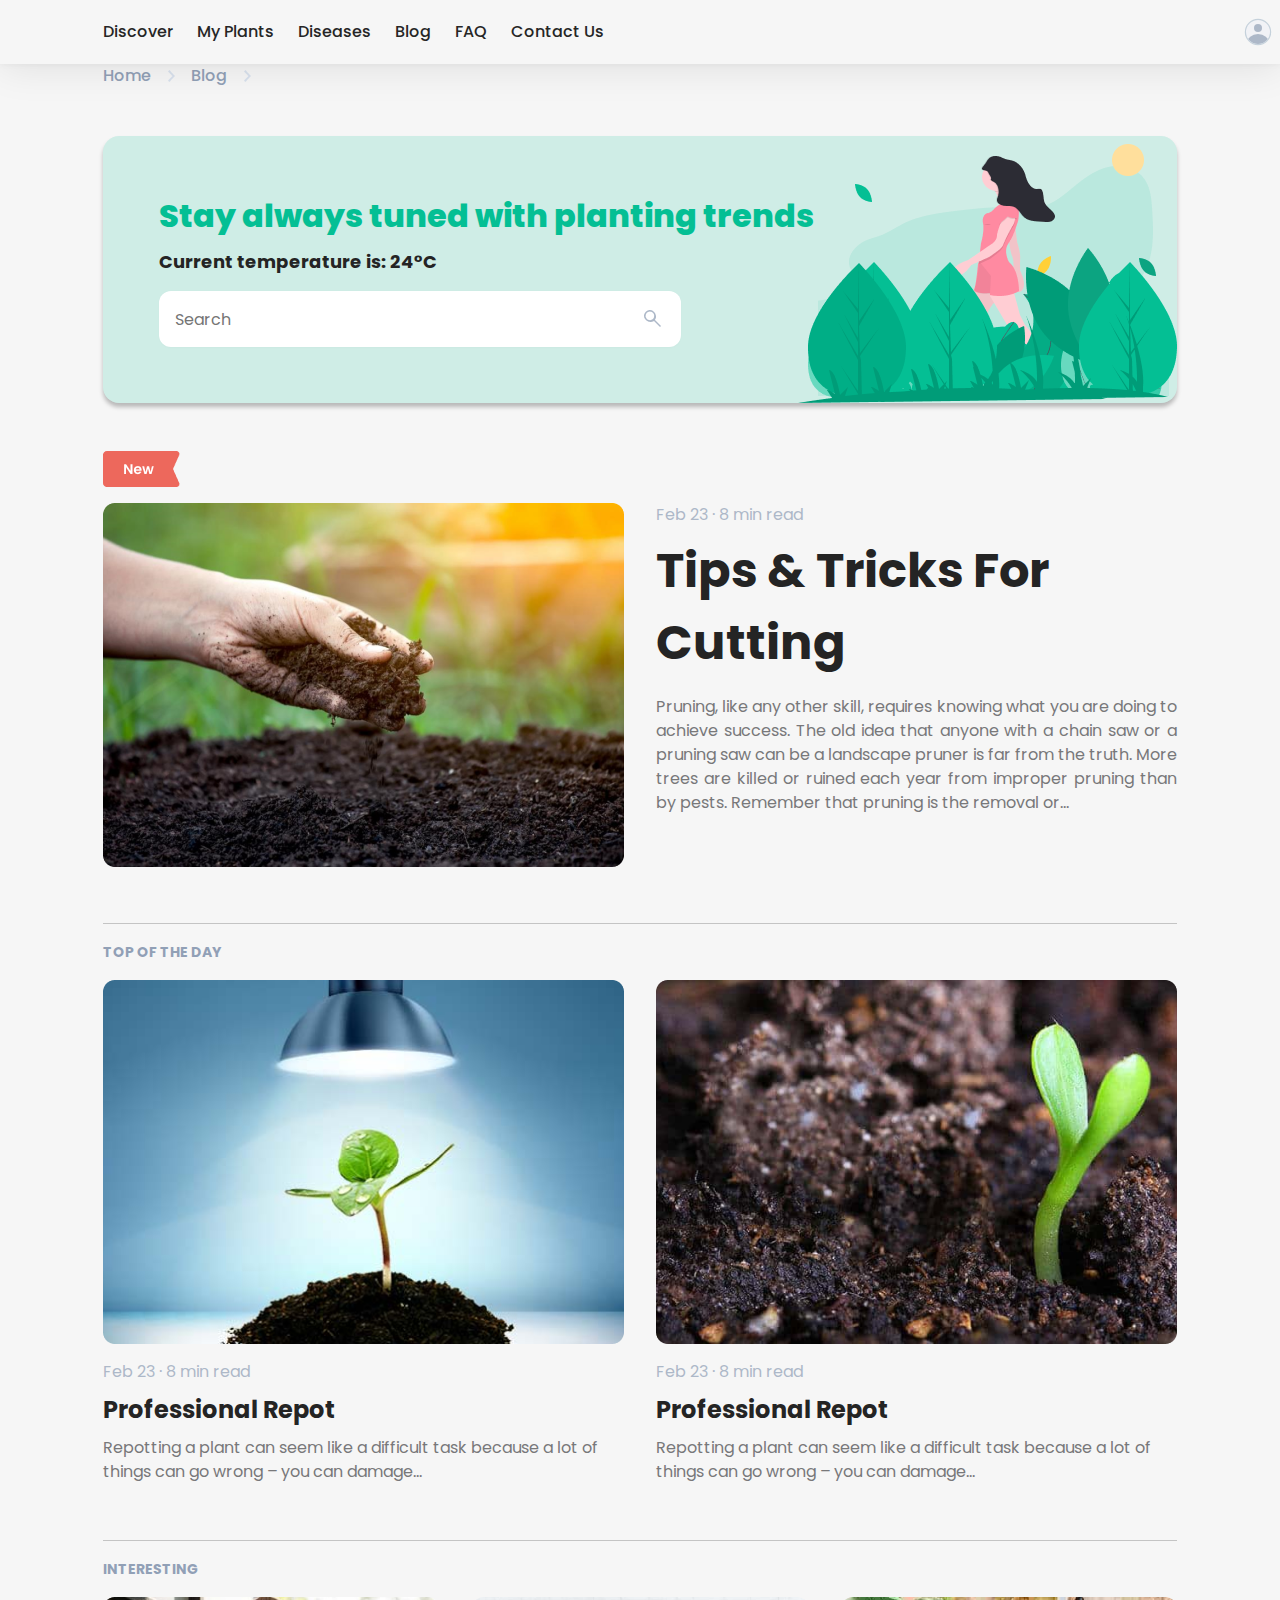
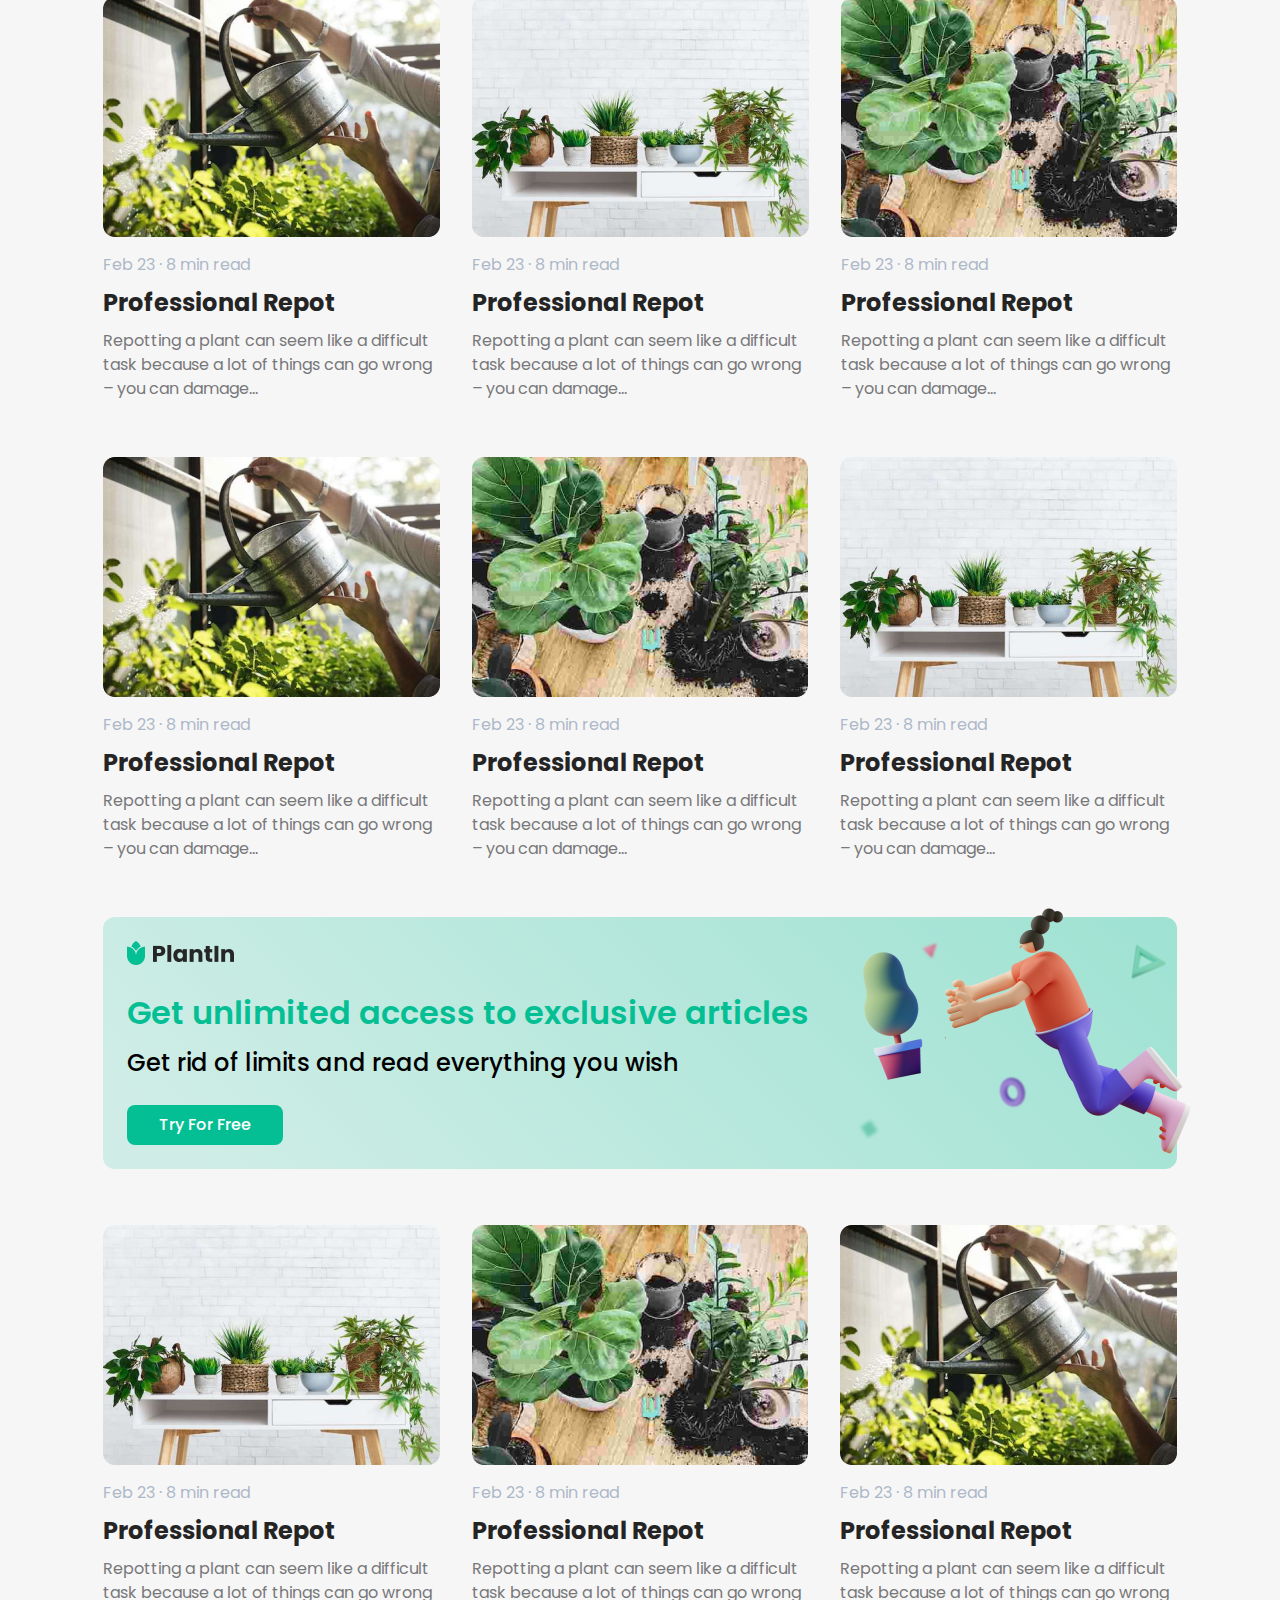
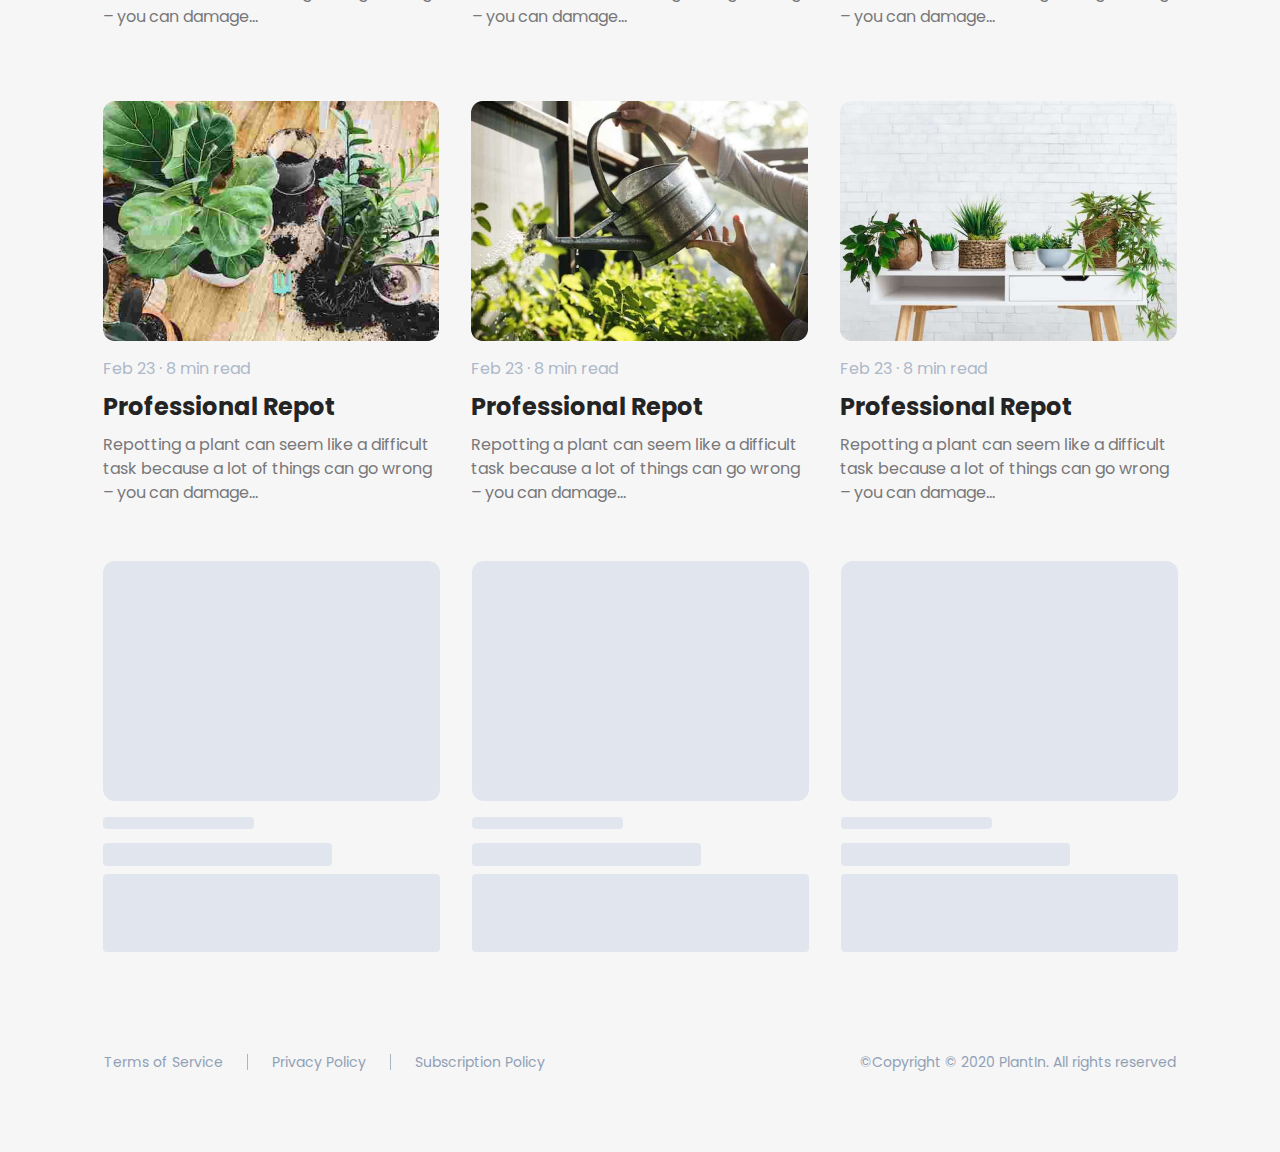
<file: index.html>
<!DOCTYPE html>
<html lang="ru">

<Head>
	<Title>PlantIn</Title>
	<meta charset="UTF-8">
	<link rel="stylesheet" href="./css/style.css">
	<script src="https://ajax.googleapis.com/ajax/libs/jquery/3.7.0/jquery.min.js"></script>
	<script src="./js/script.js"></script>
	<meta name="viewport" content="width=device-width">
</Head>

<Body>
	<div class="wrapper">
		<header class="header">
			<div class="container">
				<div class="header__body">
					<div class="header__burger">
						<span></span>
					</div>
					<nav class="header__menu">
						<ul class="header__list">
							<li>
								<a href="" class="header__link">Discover</a>
							</li>
							<li>
								<a href="" class="header__link">My Plants</a>
							</li>
							<li>
								<a href="" class="header__link">Diseases</a>
							</li>
							<li>
								<a href="" class="header__link">Blog</a>
							</li>
							<li>
								<a href="" class="header__link">FAQ</a>
							</li>
							<li>
								<a href="" class="header__link">Contact Us</a>
							</li>
						</ul>
					</nav>
					<a href="https://www.youtube.com/watch?v=dQw4w9WgXcQ" target="_blank" class="header__logo">
						<img src="./img/preview/logo.png" alt="">
					</a>
				</div>
			</div>
			<div class="header__pers">
				<img src="./img/Frame 1235.svg" alt="">
			</div>
		</header>
		<main class="main">
			<div class="container">
				<div class="status">
					<a href="" class="status__text"><span>Home</span></a>
					<img src="./img/chevron_left.png" class="status__image" alt="">
					<a href="" class="status__text"><span>Blog</span></a>
					<img src="./img/chevron_left.png" class="status__image" alt="">
				</div>
				<div class="search__block">
					<h2>Stay always tuned with planting trends</h2>
					<h3>Current temperature is: 24°C</h3>
					<div class="search__input">
						<input type="text" class="search__inputtext" name="" placeholder="Search" value="" id="">
						<input type="button" class="search__inputbutton" value="">
					</div>
					<img src="./img/Group 1.png" alt="" class="search__blockimg">
				</div>
				<div class="content">
					<div class="new__block">
						<div class="new__blockarticle">
							<img src="./img/new_badge.png" alt="">
						</div>
						<div class="new__blockinfo">
							<div class="new__blockimage">
								<a href=""><img src="./img/article_image.png" alt=""></a>
							</div>
							<div class="new__blocktext">
								<h4>Feb 23 · 8 min read</h4>
								<a href="">
									<h3>Tips & Tricks For Cutting</h3>
								</a>
								<p>Pruning, like any other skill, requires knowing what you are doing to achieve success. The
									old idea that anyone with a chain saw or a pruning saw can be a landscape pruner is far from
									the truth. More trees are killed or ruined each year from improper pruning than by pests.
									Remember that pruning is the removal or...</p>
							</div>
						</div>
					</div>
					<div class="top__block">
						<div class="top__blockarticle">
							<h5>TOP of the Day</h5>
						</div>
						<div class="top__blockinfo">
							<div class="top__blockinfohalf">
								<a href=""><img src="./img/article_image (1).png" alt=""></a>
								<div class="top__blockinfohalftext">
									<h4>Feb 23 · 8 min read</h4>
									<a href="">
										<h3>Professional Repot</h3>
									</a>
									<p>Repotting a plant can seem like a difficult task because a lot of things can go wrong –
										you
										can damage...</p>
								</div>
							</div>
							<div class="top__blockinfohalf">
								<a href=""><img src="./img/article_image (2).png" alt=""></a>
								<div class="top__blockinfohalftext">
									<h4>Feb 23 · 8 min read</h4>
									<a href="">
										<h3>Professional Repot</h3>
									</a>
									<p>Repotting a plant can seem like a difficult task because a lot of things can go wrong –
										you
										can damage...</p>
								</div>
							</div>
						</div>
					</div>
					<div class="inter__block">
						<h5>Interesting</h5>
						<div class="inter__blockinside">
							<div class="inter__blockinfo1">
								<div class="inter__blockinfohalf">
									<a href=""><img src="./img/preview/article_image.png" alt=""></a>
									<div class="inter__blockinfohalftext">
										<h4>Feb 23 · 8 min read</h4>
										<a href="">
											<h3>Professional Repot</h3>
										</a>
										<p>Repotting a plant can seem like a difficult task because a lot of things can go wrong –
											you
											can damage...</p>
									</div>
								</div>
								<div class="inter__blockinfohalf">
									<a href=""><img src="./img/preview/article_image (1).png" alt=""></a>
									<div class="inter__blockinfohalftext">
										<h4>Feb 23 · 8 min read</h4>
										<a href="">
											<h3>Professional Repot</h3>
										</a>
										<p>Repotting a plant can seem like a difficult task because a lot of things can go wrong –
											you
											can damage...</p>
									</div>
								</div>
								<div class="inter__blockinfohalf">
									<a href=""><img src="./img/preview/article_image (2).png" alt=""></a>
									<div class="inter__blockinfohalftext">
										<h4>Feb 23 · 8 min read</h4>
										<a href="">
											<h3>Professional Repot</h3>
										</a>
										<p>Repotting a plant can seem like a difficult task because a lot of things can go wrong –
											you
											can damage...</p>
									</div>
								</div>
							</div>
							<div class="inter__blockinfo">
								<div class="inter__blockinfohalf">
									<a href=""><img src="./img/preview/article_image.png" alt=""></a>
									<div class="inter__blockinfohalftext">
										<h4>Feb 23 · 8 min read</h4>
										<a href="">
											<h3>Professional Repot</h3>
										</a>
										<p>Repotting a plant can seem like a difficult task because a lot of things can go wrong –
											you
											can damage...</p>
									</div>
								</div>
								<div class="inter__blockinfohalf">
									<a href=""><img src="./img/preview/article_image (2).png" alt=""></a>
									<div class="inter__blockinfohalftext">
										<h4>Feb 23 · 8 min read</h4>
										<a href="">
											<h3>Professional Repot</h3>
										</a>
										<p>Repotting a plant can seem like a difficult task because a lot of things can go wrong –
											you
											can damage...</p>
									</div>
								</div>
								<div class="inter__blockinfohalf">
									<a href=""><img src="./img/preview/article_image (1).png" alt=""></a>
									<div class="inter__blockinfohalftext">
										<h4>Feb 23 · 8 min read</h4>
										<a href="">
											<h3>Professional Repot</h3>
										</a>
										<p>Repotting a plant can seem like a difficult task because a lot of things can go wrong –
											you
											can damage...</p>
									</div>
								</div>
							</div>
						</div>
					</div>
					<div class="inter__promo">
						<img src="./img/preview/logo.png" alt="" class="inter__promologo">
						<h2>Get unlimited access to exclusive articles</h2>
						<h3>Get rid of limits and read everything you wish</h3>
						<div class="inter__promourl">
							<a href="https://www.youtube.com/watch?v=dQw4w9WgXcQ" target="_blank">Try For Free</a>
						</div>
						<div class="inter__promoimg">
							<img src="./img/preview/Frame 1273.png" alt="">
						</div>
					</div>
					<div class="inter__block3">
						<div class="inter__blockinfo3">
							<div class="inter__blockinfohalf">
								<a href=""><img src="./img/preview/article_image (1).png" alt=""></a>
								<div class="inter__blockinfohalftext">
									<h4>Feb 23 · 8 min read</h4>
									<a href="">
										<h3>Professional Repot</h3>
									</a>
									<p>Repotting a plant can seem like a difficult task because a lot of things can go wrong –
										you
										can damage...</p>
								</div>
							</div>
							<div class="inter__blockinfohalf">
								<a href=""><img src="./img/preview/article_image (2).png" alt=""></a>
								<div class="inter__blockinfohalftext">
									<h4>Feb 23 · 8 min read</h4>
									<a href="">
										<h3>Professional Repot</h3>
									</a>
									<p>Repotting a plant can seem like a difficult task because a lot of things can go wrong –
										you
										can damage...</p>
								</div>
							</div>
							<div class="inter__blockinfohalf">
								<a href=""><img src="./img/preview/article_image.png" alt=""></a>
								<div class="inter__blockinfohalftext">
									<h4>Feb 23 · 8 min read</h4>
									<a href="">
										<h3>Professional Repot</h3>
									</a>
									<p>Repotting a plant can seem like a difficult task because a lot of things can go wrong –
										you
										can damage...</p>
								</div>
							</div>
						</div>
						<div class="inter__blockinfo">
							<div class="inter__blockinfohalf">
								<a href=""><img src="./img/preview/article_image (2).png" alt=""></a>
								<div class="inter__blockinfohalftext">
									<h4>Feb 23 · 8 min read</h4>
									<a href="">
										<h3>Professional Repot</h3>
									</a>
									<p>Repotting a plant can seem like a difficult task because a lot of things can go wrong –
										you
										can damage...</p>
								</div>
							</div>
							<div class="inter__blockinfohalf">
								<a href=""><img src="./img/preview/article_image.png" alt=""></a>
								<div class="inter__blockinfohalftext">
									<h4>Feb 23 · 8 min read</h4>
									<a href="">
										<h3>Professional Repot</h3>
									</a>
									<p>Repotting a plant can seem like a difficult task because a lot of things can go wrong –
										you
										can damage...</p>
								</div>
							</div>
							<div class="inter__blockinfohalf">
								<a href=""><img src="./img/preview/article_image (1).png" alt=""></a>
								<div class="inter__blockinfohalftext">
									<h4>Feb 23 · 8 min read</h4>
									<a href="">
										<h3>Professional Repot</h3>
									</a>
									<p>Repotting a plant can seem like a difficult task because a lot of things can go wrong –
										you
										can damage...</p>
								</div>
							</div>
						</div>
					</div>
					<div class="inter__block5">
						<div class="inter__blockinfo5">
							<div class="inter__blockinfohalf">
								<div class="inter__blockinfohalf-image">
								</div>
								<div class="inter__blockinfohalf-h4">
								</div>
								<div class="inter__blockinfohalf-h3">
								</div>
								<div class="inter__blockinfohalf-p">
								</div>
							</div>
							<div class="inter__blockinfohalf2">
								<div class="inter__blockinfohalf-image">
								</div>
								<div class="inter__blockinfohalf-h4">
								</div>
								<div class="inter__blockinfohalf-h3">
								</div>
								<div class="inter__blockinfohalf-p">
								</div>
							</div>
							<div class="inter__blockinfohalf3">
								<div class="inter__blockinfohalf-image">
								</div>
								<div class="inter__blockinfohalf-h4">
								</div>
								<div class="inter__blockinfohalf-h3">
								</div>
								<div class="inter__blockinfohalf-p">
								</div>
							</div>
						</div>
					</div>
				</div>
		</main>
	</div>
	<footer class="footer">
		<div class="footer__block">
			<div class="footer__firsthalf">
				<a href=""><span class="footer__firsthalftext">Terms of Service</span></a>
				<span class="footer__firsthalfrectangle"></span>
				<a href=""><span class="footer__firsthalftext">Privacy Policy</span></a>
				<span class="footer__firsthalfrectangle"></span>
				<a href=""><span class="footer__firsthalftext">Subscription Policy</span></a>
			</div>
			<div class="footer__secondhalf">
				<span class="footer__secondhalftext">©Copyright © 2020 PlantIn. All rights reserved</span>
			</div>
		</div>
	</footer>
</Body>

</html>
</file>
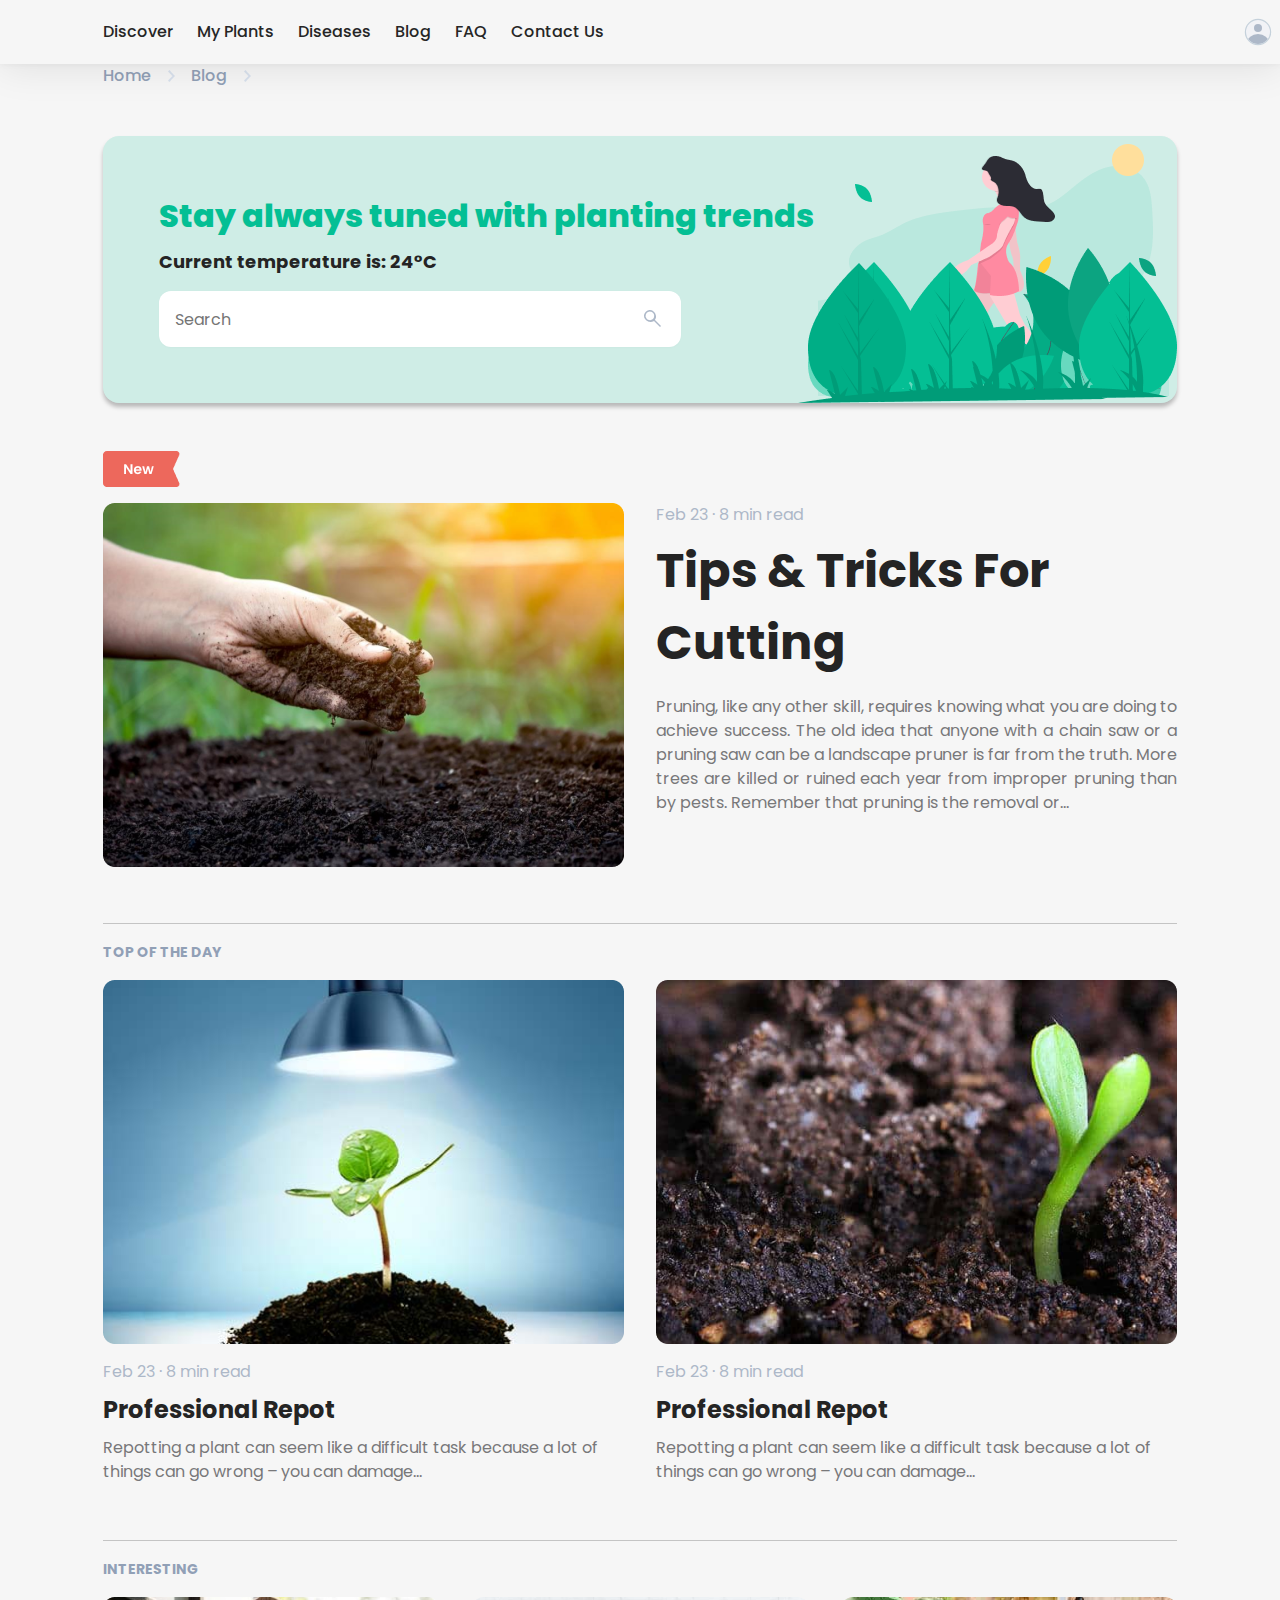
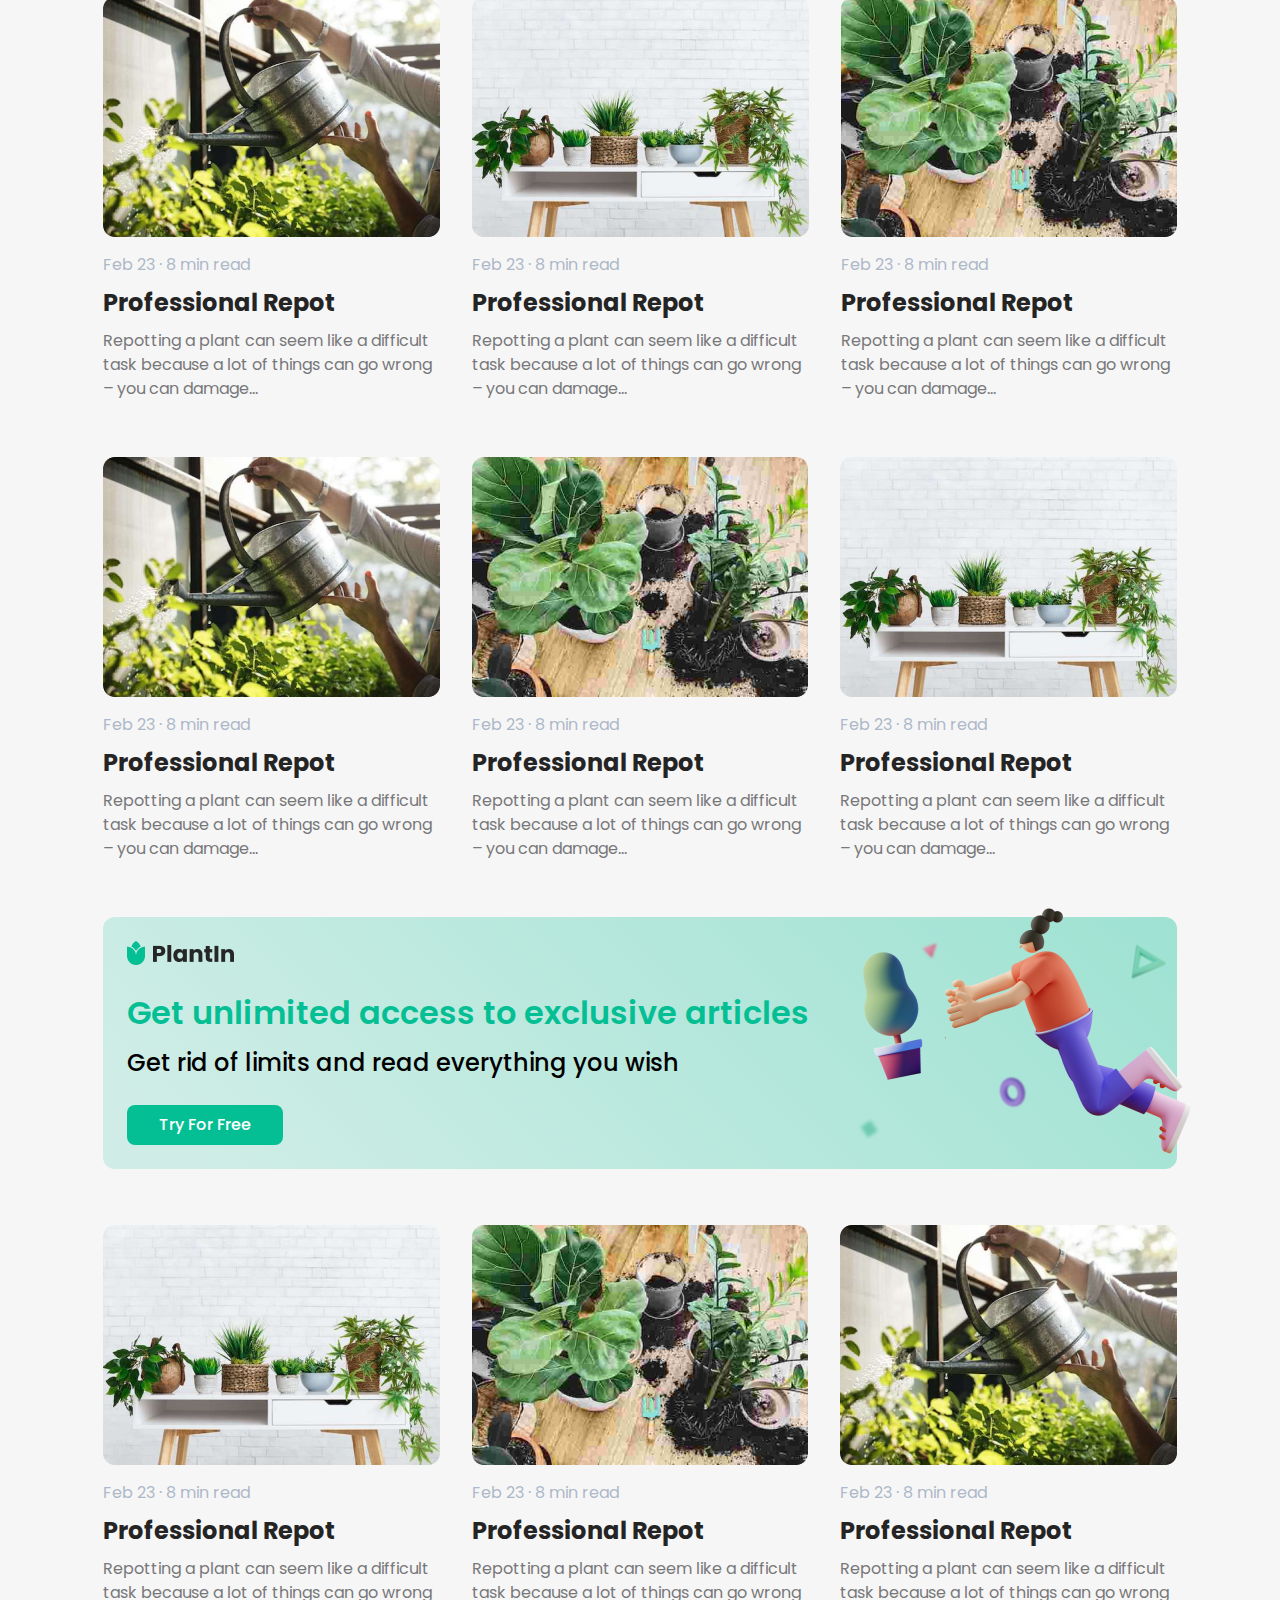
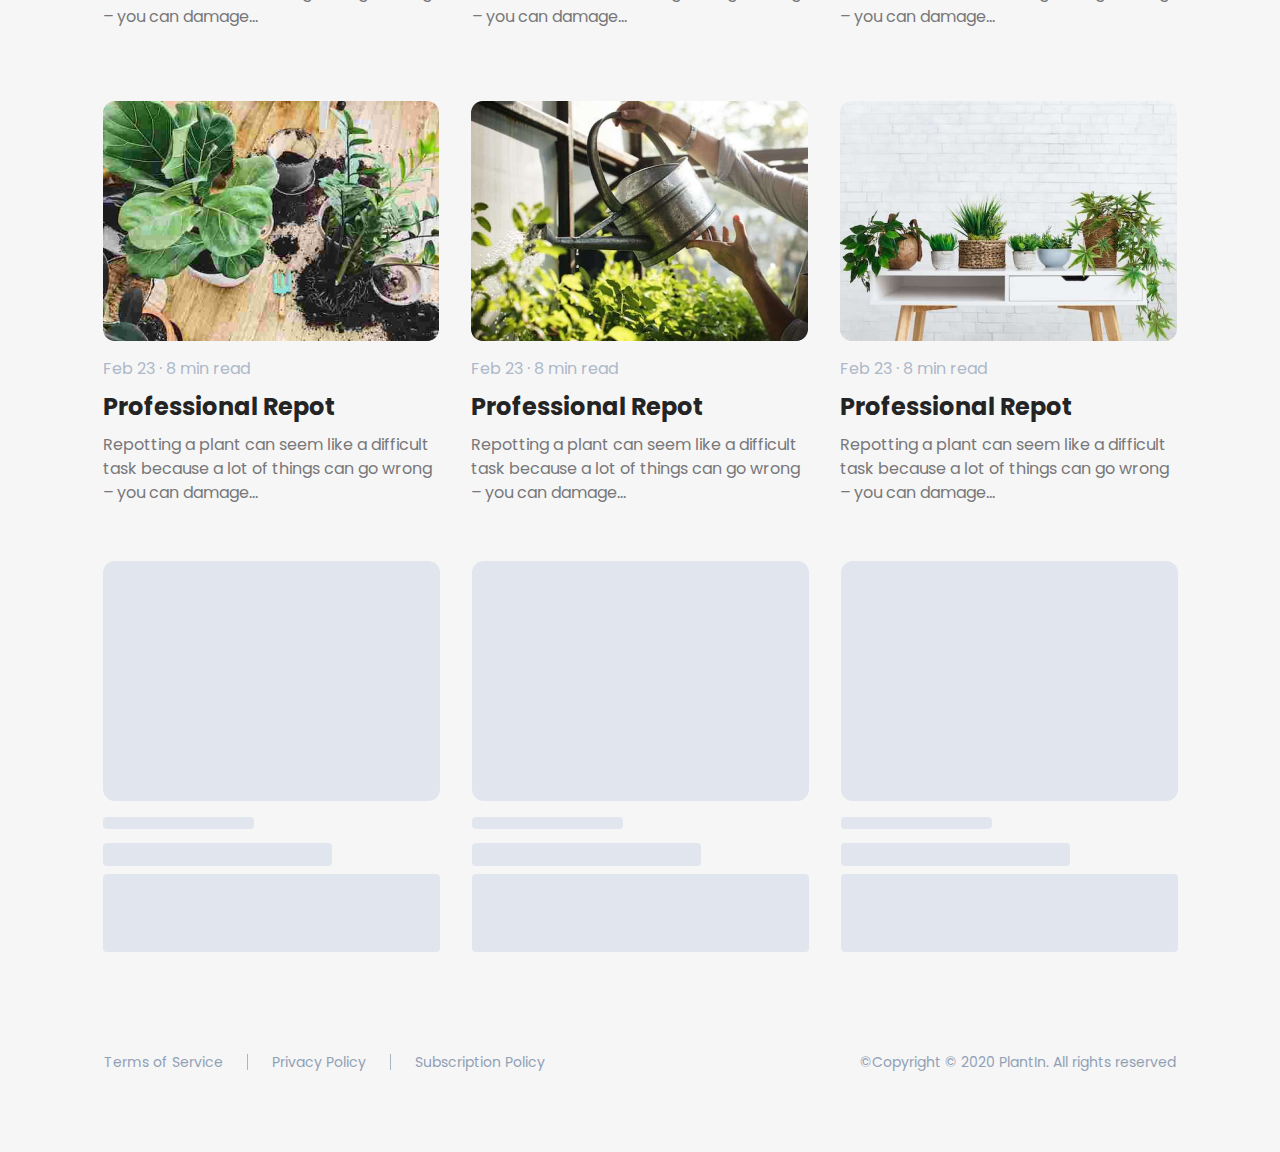
<file: docs/index.html>
<!DOCTYPE html>
<html lang="ru">

<Head>
	<Title>PlantIn</Title>
	<meta charset="UTF-8">
	<link rel="stylesheet" href="css/style.css">
	<script src="https://ajax.googleapis.com/ajax/libs/jquery/3.7.0/jquery.min.js"></script>
	<script src="/js/script.js"></script>
	<meta name="viewport" content="width=device-width">
</Head>

<Body>
	<div class="wrapper">
		<header class="header">
			<div class="container">
				<div class="header__body">
					<div class="header__burger">
						<span></span>
					</div>
					<nav class="header__menu">
						<ul class="header__list">
							<li>
								<a href="" class="header__link">Discover</a>
							</li>
							<li>
								<a href="" class="header__link">My Plants</a>
							</li>
							<li>
								<a href="" class="header__link">Diseases</a>
							</li>
							<li>
								<a href="" class="header__link">Blog</a>
							</li>
							<li>
								<a href="" class="header__link">FAQ</a>
							</li>
							<li>
								<a href="" class="header__link">Contact Us</a>
							</li>
						</ul>
					</nav>
					<a href="https://www.youtube.com/watch?v=dQw4w9WgXcQ" target="_blank" class="header__logo">
						<img src="/img/preview/logo.png" alt="">
					</a>
				</div>
			</div>
			<div class="header__pers">
				<img src="/img/Frame 1235.svg" alt="">
			</div>
		</header>
		<main class="main">
			<div class="container">
				<div class="status">
					<a href="" class="status__text"><span>Home</span></a>
					<img src="/img/chevron_left.png" class="status__image" alt="">
					<a href="" class="status__text"><span>Blog</span></a>
					<img src="/img/chevron_left.png" class="status__image" alt="">
				</div>
				<div class="search__block">
					<h2>Stay always tuned with planting trends</h2>
					<h3>Current temperature is: 24°C</h3>
					<div class="search__input">
						<input type="text" class="search__inputtext" name="" placeholder="Search" value="" id="">
						<input type="button" class="search__inputbutton" value="">
					</div>
					<img src="/img/Group 1.png" alt="" class="search__blockimg">
				</div>
				<div class="content">
					<div class="new__block">
						<div class="new__blockarticle">
							<img src="/img/new_badge.png" alt="">
						</div>
						<div class="new__blockinfo">
							<div class="new__blockimage">
								<a href=""><img src="/img/article_image.png" alt=""></a>
							</div>
							<div class="new__blocktext">
								<h4>Feb 23 · 8 min read</h4>
								<a href="">
									<h3>Tips & Tricks For Cutting</h3>
								</a>
								<p>Pruning, like any other skill, requires knowing what you are doing to achieve success. The
									old idea that anyone with a chain saw or a pruning saw can be a landscape pruner is far from
									the truth. More trees are killed or ruined each year from improper pruning than by pests.
									Remember that pruning is the removal or...</p>
							</div>
						</div>
					</div>
					<div class="top__block">
						<div class="top__blockarticle">
							<h5>TOP of the Day</h5>
						</div>
						<div class="top__blockinfo">
							<div class="top__blockinfohalf">
								<a href=""><img src="img/article_image (1).png" alt=""></a>
								<div class="top__blockinfohalftext">
									<h4>Feb 23 · 8 min read</h4>
									<a href="">
										<h3>Professional Repot</h3>
									</a>
									<p>Repotting a plant can seem like a difficult task because a lot of things can go wrong –
										you
										can damage...</p>
								</div>
							</div>
							<div class="top__blockinfohalf">
								<a href=""><img src="img/article_image (2).png" alt=""></a>
								<div class="top__blockinfohalftext">
									<h4>Feb 23 · 8 min read</h4>
									<a href="">
										<h3>Professional Repot</h3>
									</a>
									<p>Repotting a plant can seem like a difficult task because a lot of things can go wrong –
										you
										can damage...</p>
								</div>
							</div>
						</div>
					</div>
					<div class="inter__block">
						<h5>Interesting</h5>
						<div class="inter__blockinside">
							<div class="inter__blockinfo1">
								<div class="inter__blockinfohalf">
									<a href=""><img src="/img/preview/article_image.png" alt=""></a>
									<div class="inter__blockinfohalftext">
										<h4>Feb 23 · 8 min read</h4>
										<a href="">
											<h3>Professional Repot</h3>
										</a>
										<p>Repotting a plant can seem like a difficult task because a lot of things can go wrong –
											you
											can damage...</p>
									</div>
								</div>
								<div class="inter__blockinfohalf">
									<a href=""><img src="/img/preview/article_image (1).png" alt=""></a>
									<div class="inter__blockinfohalftext">
										<h4>Feb 23 · 8 min read</h4>
										<a href="">
											<h3>Professional Repot</h3>
										</a>
										<p>Repotting a plant can seem like a difficult task because a lot of things can go wrong –
											you
											can damage...</p>
									</div>
								</div>
								<div class="inter__blockinfohalf">
									<a href=""><img src="/img/preview/article_image (2).png" alt=""></a>
									<div class="inter__blockinfohalftext">
										<h4>Feb 23 · 8 min read</h4>
										<a href="">
											<h3>Professional Repot</h3>
										</a>
										<p>Repotting a plant can seem like a difficult task because a lot of things can go wrong –
											you
											can damage...</p>
									</div>
								</div>
							</div>
							<div class="inter__blockinfo">
								<div class="inter__blockinfohalf">
									<a href=""><img src="/img/preview/article_image.png" alt=""></a>
									<div class="inter__blockinfohalftext">
										<h4>Feb 23 · 8 min read</h4>
										<a href="">
											<h3>Professional Repot</h3>
										</a>
										<p>Repotting a plant can seem like a difficult task because a lot of things can go wrong –
											you
											can damage...</p>
									</div>
								</div>
								<div class="inter__blockinfohalf">
									<a href=""><img src="/img/preview/article_image (2).png" alt=""></a>
									<div class="inter__blockinfohalftext">
										<h4>Feb 23 · 8 min read</h4>
										<a href="">
											<h3>Professional Repot</h3>
										</a>
										<p>Repotting a plant can seem like a difficult task because a lot of things can go wrong –
											you
											can damage...</p>
									</div>
								</div>
								<div class="inter__blockinfohalf">
									<a href=""><img src="/img/preview/article_image (1).png" alt=""></a>
									<div class="inter__blockinfohalftext">
										<h4>Feb 23 · 8 min read</h4>
										<a href="">
											<h3>Professional Repot</h3>
										</a>
										<p>Repotting a plant can seem like a difficult task because a lot of things can go wrong –
											you
											can damage...</p>
									</div>
								</div>
							</div>
						</div>
					</div>
					<div class="inter__promo">
						<img src="/img/preview/logo.png" alt="" class="inter__promologo">
						<h2>Get unlimited access to exclusive articles</h2>
						<h3>Get rid of limits and read everything you wish</h3>
						<div class="inter__promourl">
							<a href="https://www.youtube.com/watch?v=dQw4w9WgXcQ" target="_blank">Try For Free</a>
						</div>
						<div class="inter__promoimg">
							<img src="/img/preview/Frame 1273.png" alt="">
						</div>
					</div>
					<div class="inter__block3">
						<div class="inter__blockinfo3">
							<div class="inter__blockinfohalf">
								<a href=""><img src="/img/preview/article_image (1).png" alt=""></a>
								<div class="inter__blockinfohalftext">
									<h4>Feb 23 · 8 min read</h4>
									<a href="">
										<h3>Professional Repot</h3>
									</a>
									<p>Repotting a plant can seem like a difficult task because a lot of things can go wrong –
										you
										can damage...</p>
								</div>
							</div>
							<div class="inter__blockinfohalf">
								<a href=""><img src="/img/preview/article_image (2).png" alt=""></a>
								<div class="inter__blockinfohalftext">
									<h4>Feb 23 · 8 min read</h4>
									<a href="">
										<h3>Professional Repot</h3>
									</a>
									<p>Repotting a plant can seem like a difficult task because a lot of things can go wrong –
										you
										can damage...</p>
								</div>
							</div>
							<div class="inter__blockinfohalf">
								<a href=""><img src="/img/preview/article_image.png" alt=""></a>
								<div class="inter__blockinfohalftext">
									<h4>Feb 23 · 8 min read</h4>
									<a href="">
										<h3>Professional Repot</h3>
									</a>
									<p>Repotting a plant can seem like a difficult task because a lot of things can go wrong –
										you
										can damage...</p>
								</div>
							</div>
						</div>
						<div class="inter__blockinfo">
							<div class="inter__blockinfohalf">
								<a href=""><img src="/img/preview/article_image (2).png" alt=""></a>
								<div class="inter__blockinfohalftext">
									<h4>Feb 23 · 8 min read</h4>
									<a href="">
										<h3>Professional Repot</h3>
									</a>
									<p>Repotting a plant can seem like a difficult task because a lot of things can go wrong –
										you
										can damage...</p>
								</div>
							</div>
							<div class="inter__blockinfohalf">
								<a href=""><img src="/img/preview/article_image.png" alt=""></a>
								<div class="inter__blockinfohalftext">
									<h4>Feb 23 · 8 min read</h4>
									<a href="">
										<h3>Professional Repot</h3>
									</a>
									<p>Repotting a plant can seem like a difficult task because a lot of things can go wrong –
										you
										can damage...</p>
								</div>
							</div>
							<div class="inter__blockinfohalf">
								<a href=""><img src="/img/preview/article_image (1).png" alt=""></a>
								<div class="inter__blockinfohalftext">
									<h4>Feb 23 · 8 min read</h4>
									<a href="">
										<h3>Professional Repot</h3>
									</a>
									<p>Repotting a plant can seem like a difficult task because a lot of things can go wrong –
										you
										can damage...</p>
								</div>
							</div>
						</div>
					</div>
					<div class="inter__block5">
						<div class="inter__blockinfo5">
							<div class="inter__blockinfohalf">
								<div class="inter__blockinfohalf-image">
								</div>
								<div class="inter__blockinfohalf-h4">
								</div>
								<div class="inter__blockinfohalf-h3">
								</div>
								<div class="inter__blockinfohalf-p">
								</div>
							</div>
							<div class="inter__blockinfohalf2">
								<div class="inter__blockinfohalf-image">
								</div>
								<div class="inter__blockinfohalf-h4">
								</div>
								<div class="inter__blockinfohalf-h3">
								</div>
								<div class="inter__blockinfohalf-p">
								</div>
							</div>
							<div class="inter__blockinfohalf3">
								<div class="inter__blockinfohalf-image">
								</div>
								<div class="inter__blockinfohalf-h4">
								</div>
								<div class="inter__blockinfohalf-h3">
								</div>
								<div class="inter__blockinfohalf-p">
								</div>
							</div>
						</div>
					</div>
				</div>
		</main>
	</div>
	<footer class="footer">
		<div class="footer__block">
			<div class="footer__firsthalf">
				<a href=""><span class="footer__firsthalftext">Terms of Service</span></a>
				<span class="footer__firsthalfrectangle"></span>
				<a href=""><span class="footer__firsthalftext">Privacy Policy</span></a>
				<span class="footer__firsthalfrectangle"></span>
				<a href=""><span class="footer__firsthalftext">Subscription Policy</span></a>
			</div>
			<div class="footer__secondhalf">
				<span class="footer__secondhalftext">©Copyright © 2020 PlantIn. All rights reserved</span>
			</div>
		</div>
	</footer>
</Body>

</html>
</file>
<file: css/style.css>
@import url("https://fonts.googleapis.com/css2?family=Poppins:wght@500;700;800&display=swap");
* {
  padding: 0;
  margin: 0;
  border: 0;
}

*,
*::before,
*::after {
  box-sizing: border-box;
}

:focus,
:active {
  outline: none;
}

a:focus,
a:active {
  outline: none;
}

nav,
footer,
header,
aside {
  display: block;
}

html,
body {
  height: 100%;
  width: 100%;
  font-size: 100%;
  line-height: 1;
  font-size: 14px;
  -ms-text-size-adjust: 100%;
  -moz-text-size-adjust: 100%;
  -webkit-text-size-adjust: 100%;
}

input,
button,
textarea {
  font-family: inherit;
}

input::-ms-clear {
  display: none;
}

button {
  cursor: pointer;
}

button::-moz-focus-inner {
  padding: 0;
  border: 0;
}

a,
a:visited {
  text-decoration: none;
}

a:hover {
  text-decoration: none;
}

ul li {
  list-style: none;
}

img {
  vertical-align: top;
}

h1,
h2,
h3,
h4,
h5,
h6 {
  font-size: inherit;
  font-weight: 400;
}

.wrapper {
  display: grid;
  grid-template-rows: 64px 1fr;
  grid-template-areas: "header" "main";
  min-height: 100%;
  background: #F6F6F6;
}

.container {
  max-width: 1134px;
  padding: 0px 30px;
  margin: 0px auto;
  height: 100%;
}

.header {
  grid-area: header;
  box-shadow: 0px 0.400000006px 6.5px 0px rgba(0, 0, 0, 0.05), 0px 2px 40px 0px rgba(0, 0, 0, 0.1);
  position: relative;
  background: #F6F6F6;
}

.header__body {
  display: flex;
  padding: 16px 0px;
  align-items: center;
  height: 100%;
}

.header__list {
  display: flex;
  gap: 24px;
}
.header__list li {
  list-style: none;
  margin-left: 0px;
}

.header__logo {
  display: none;
}

.header__link {
  color: #262626;
  font-size: 16px;
  font-family: Poppins;
  font-weight: 500;
  text-decoration: none;
}

.header__pers {
  position: absolute;
  top: 18px;
  right: 8px;
  width: 28px;
  height: 28px;
}

.main {
  grid-area: main;
}

.container {
  background: #F6F6F6;
}

.status {
  display: inline-flex;
  align-items: center;
  gap: 8px;
}

.status__text {
  color: #91A0B6;
  font-size: 16px;
  line-height: 24px;
  font-family: Poppins;
  font-weight: 500;
  width: 100%;
}

.status__image {
  width: 24px;
  height: 24px;
}

.search__block {
  position: relative;
  margin: 48px 0px 48px 0px;
  width: 100%;
  flex-shrink: 0;
  border-radius: 16px;
  background: rgba(4, 191, 148, 0.16);
  box-shadow: 0px 4px 4px 0px rgba(0, 0, 0, 0.25);
  padding: 56px;
}
.search__block h2 {
  margin-bottom: 8px;
  line-height: 48px;
}
.search__block h3 {
  margin-bottom: 16px;
  line-height: 27px;
  color: #242424;
  font-size: 18px;
  font-family: Poppins;
  font-weight: 700;
}

.search__input {
  display: flex;
  max-width: 522px;
  padding: 16px;
  align-items: flex-start;
  gap: 16px;
  border-radius: 12px;
  background: #FFF;
  box-shadow: 0px 0.4704335928px 2.2138051987px 0px rgba(0, 0, 0, 0.02);
}

.search__inputtext {
  display: flex;
  flex-direction: column;
  justify-content: center;
  flex: 1 0 0;
  color: #91A0B6;
  font-size: 16px;
  font-family: Poppins;
  max-height: 24px;
}

.search__inputbutton {
  width: 24px;
  height: 24px;
  flex-shrink: 0;
  background-image: url(../img/search.png);
  background-color: #FFF;
  cursor: pointer;
}

.search__blockimg {
  position: absolute;
  top: 8px;
  right: 0px;
}

h2 {
  color: #04BF94;
  font-size: 32px;
  font-family: Poppins;
  font-weight: 800;
}

h3 {
  color: #242424;
  font-size: 24px;
  font-family: Poppins;
  line-height: 36px;
  font-weight: 700;
  margin-bottom: 8px;
}

h4 {
  color: #ADB8C8;
  font-size: 16px;
  font-family: Poppins;
  line-height: 24px;
  margin-top: 16px;
  margin-bottom: 8px;
}

h5 {
  color: #91A0B6;
  font-size: 14px;
  font-family: Poppins;
  font-weight: 700;
  line-height: 24px;
  text-transform: uppercase;
}

p {
  color: #78787A;
  font-size: 16px;
  font-family: Poppins;
  line-height: 24px;
}

.content {
  max-width: 1074px;
  display: inline-flex;
  flex-direction: column;
  align-items: flex-start;
  gap: 56px;
}

.new__block {
  display: flex;
  flex-direction: column;
  align-items: flex-start;
  gap: 16px;
}

.new__blockinfo {
  display: flex;
  align-items: flex-start;
  gap: 32px;
}

.new__blockimage {
  max-height: 364px;
  max-width: 100%;
  flex: 1 0 0;
}

.new__blocktext h3 {
  font-size: 48px;
  line-height: 72px;
  margin-bottom: 16px;
}
.new__blocktext h4 {
  margin-top: 0px;
}
.new__blocktext p {
  text-align: justify;
}

.top__block {
  display: flex;
  flex-direction: column;
  align-items: flex-start;
  gap: 16px;
  border-top: 1px #C4C4C4 solid;
  padding-top: 16px;
}

.top__blockinfo {
  display: flex;
  align-items: flex-start;
  gap: 32px;
}

.inter__block {
  display: flex;
  flex-direction: column;
  align-items: flex-start;
  border-top: 1px #C4C4C4 solid;
  padding-top: 16px;
}

.inter__blockinfo1 {
  display: flex;
  align-items: flex-start;
  gap: 32px;
  padding-top: 16px;
}

.inter__blockinfo {
  display: flex;
  align-items: flex-start;
  gap: 32px;
  padding-top: 56px;
}

.inter__blockinfo3 {
  display: flex;
  align-items: flex-start;
  gap: 32px;
  padding-top: 0px;
}

.inter__block2 {
  display: flex;
  flex-direction: column;
  align-items: flex-start;
  gap: 16px;
}

.inter__promo {
  width: 100%;
  border-radius: 12px;
  background: linear-gradient(45deg, #CFEDE6 7.49%, rgba(140, 222, 203, 0.83) 100%);
  padding: 24px;
  position: relative;
}
.inter__promo h2 {
  margin-top: 24px;
  font-weight: 600;
  line-height: 48px;
}
.inter__promo h3 {
  margin-top: 8px;
  color: #000;
  font-size: 24px;
  font-family: Poppins;
  font-weight: 500;
  margin-bottom: 24px;
}
.inter__promo a {
  color: #FFF;
  font-size: 16px;
  font-family: Poppins;
  font-weight: 500;
  line-height: 24px;
}
.inter__promo .inter__promoimg {
  position: absolute;
  top: -9px;
  right: -15px;
}

.inter__promourl {
  border-radius: 8px;
  background: #04BF94;
  padding: 8px 32px;
  display: inline-block;
}

.inter__block3 {
  display: flex;
  flex-direction: column;
  align-items: flex-start;
  gap: 16px;
}

.inter__block4 {
  display: flex;
  flex-direction: column;
  align-items: flex-start;
  gap: 16px;
}

.inter__blockinfo5 {
  display: flex;
  align-items: flex-start;
  gap: 32px;
}

.inter__blockinfohalf-image {
  width: 337px;
  height: 240px;
  border-radius: 12px;
  background: #E0E5EE;
  margin-bottom: 16px;
  display: block;
}

.inter__blockinfohalf-h4 {
  width: 151px;
  height: 12px;
  border-radius: 4px;
  background: #E0E5EE;
  margin: 6px 0px;
  display: block;
}

.inter__blockinfohalf-h3 {
  width: 229px;
  height: 23px;
  border-radius: 4px;
  background: #E0E5EE;
  display: block;
  margin: 14px 0px 8px;
}

.inter__blockinfohalf-p {
  width: 337px;
  height: 78px;
  border-radius: 4px;
  background: #E0E5EE;
  display: block;
}

.footer {
  grid-area: footer;
  display: flex;
  justify-content: space-between;
  background: #F6F6F6;
}

.footer__block {
  height: 100%;
  display: flex;
  max-width: 1296px;
  flex-shrink: 0;
  justify-content: space-between;
  margin: 0 auto;
  padding: 100px 0px 80px;
  gap: 315px;
}
.footer__block span {
  color: #91A0B6;
  text-align: center;
  font-size: 14px;
  font-family: Poppins;
  line-height: 20px;
}

.footer__firsthalf {
  height: 100%;
  display: inline-flex;
  align-items: center;
  gap: 24px;
}

.footer__firsthalftext {
  display: inline;
  text-align: center;
}

.footer__firsthalfrectangle {
  background: #A9B6C8;
  width: 1px;
  height: 16px;
  display: inline-block;
}

.footer__secondhalf {
  display: inline-flex;
  text-align: center;
  align-items: center;
}

.footer__secondhalftext {
  display: inline;
  text-align: center;
}

@media (max-width: 1140px) {
  .top__blockinfo {
    flex-direction: column;
  }
  .top__blockinfohalf {
    display: flex;
    flex-direction: row;
    gap: 32px;
  }
  .inter__blockinside {
    gap: 16px;
  }
  .inter__blockinfo {
    flex-direction: column;
    padding-top: 32px;
  }
  .inter__blockinfo1 {
    flex-direction: column;
    padding-top: 32px;
  }
  .inter__blockinfo3 {
    flex-direction: column;
    padding-top: 32px;
  }
  .inter__block3 {
    flex-direction: row;
  }
  .inter__blockinside {
    display: flex;
    flex-direction: row;
    align-items: flex-start;
  }
  .inter__block5 {
    flex-direction: row;
    width: 100%;
  }
  .inter__block5 .inter__blockinfo5 {
    display: inline-flex;
    padding: 0px;
    flex-direction: row;
    width: 100%;
    gap: 16px;
  }
  .inter__block5 .inter__blockinfohalf3 {
    display: none;
  }
  .inter__blockinfohalf, .inter__blockinfohalf2 {
    width: 100%;
  }
  .inter__blockinfohalf-image {
    width: 337px;
    height: 240px;
    border-radius: 12px;
    background: #E0E5EE;
    margin-bottom: 16px;
    display: block;
  }
  .inter__blockinfohalf-h4 {
    max-width: 529px;
    height: 12px;
    border-radius: 4px;
    background: #E0E5EE;
    margin: 6px 0px;
    display: block;
  }
  .inter__blockinfohalf-h3 {
    max-width: 529px;
    height: 23px;
    border-radius: 4px;
    background: #E0E5EE;
    display: block;
    margin: 14px 0px 8px;
  }
  .inter__blockinfohalf-p {
    max-width: 529px;
    height: 78px;
    border-radius: 4px;
    background: #E0E5EE;
    display: block;
  }
  .footer__block {
    gap: 100px;
  }
}
@media (max-width: 1080px) {
  img.search__blockimg {
    display: none;
  }
  .inter__promoimg {
    display: none;
  }
}
@media (max-width: 930px) {
  .footer__block {
    gap: 20px;
  }
  .new__blockinfo {
    flex-direction: column;
  }
}
@media (max-width: 800px) {
  .footer__block {
    flex-direction: column;
    gap: 52px;
    padding-top: 20px;
    padding-bottom: 10px;
  }
  .footer__firsthalf {
    flex-direction: column;
  }
  .footer__firsthalf .footer__firsthalfrectangle {
    display: none;
  }
  .footer__secondhalftext {
    margin: 0px auto;
    max-width: 203px;
  }
}
@media (max-width: 768px) {
  .inter__blockinside {
    flex-direction: column;
  }
  .top__blockinfohalf {
    flex-direction: column;
  }
  .top__blockinfo {
    gap: 52px;
  }
  .inter__block3 {
    flex-direction: column;
  }
  .inter__block5 {
    display: none;
  }
  .inter__blockinfohalf {
    display: flex;
    flex-direction: row;
    gap: 32px;
  }
}
@media (max-width: 604px) {
  .content {
    gap: 24px;
  }
  .search__block {
    margin: 24px 0px 18px;
  }
  .new__blockinfo {
    gap: 16px;
  }
  .new__blocktext h3 {
    line-height: 27px;
    margin-bottom: 8px;
  }
  .top__blockinfo {
    gap: 23px;
  }
  .top__blockinfohalf {
    gap: 16px;
  }
  .inter__block {
    padding-top: 8px;
  }
  .inter__block5 {
    display: none;
  }
  .inter__blockinfo3 {
    padding-top: 0px;
    gap: 24px;
  }
  .inter__blockinfo {
    gap: 24px;
    padding-top: 0px;
  }
  .inter__blockinfo1 {
    gap: 24px;
    padding-top: 14px;
  }
  .inter__blockinside {
    gap: 24px;
  }
  .inter__blockinfohalf {
    display: flex;
    flex-direction: column;
    gap: 12px;
  }
  .container {
    padding: 0px 16px;
  }
  img {
    max-width: 343px;
    margin: 0px auto;
    display: block;
  }
  .new__block {
    justify-content: center;
  }
  .new__block h3 {
    font-size: 24px;
  }
  .new__blockimage {
    margin: 0px auto;
  }
  .header__burger {
    display: block;
    position: relative;
    width: 30px;
    height: 20px;
    z-index: 4;
  }
  .header__burger span {
    position: absolute;
    background-color: #000000;
    position: absolute;
    width: 100%;
    height: 2px;
    left: 0;
    top: 9px;
    z-index: 3;
    transition: all 0.3s ease 0s;
  }
  .header__burger:before,
  .header__burger:after {
    content: " ";
    background-color: #000000;
    position: absolute;
    width: 100%;
    height: 2px;
    left: 0;
    z-index: 3;
    transition: all 0.3s ease 0s;
  }
  .header__burger:before {
    top: 0;
    z-index: 3;
  }
  .header__burger:after {
    bottom: 0;
    z-index: 3;
  }
  .header__pers {
    display: none;
  }
  .header__body {
    flex-direction: row-reverse;
  }
  .header__menu {
    position: fixed;
    top: -50%;
    right: -100%;
    border-bottom-left-radius: 20px;
    background-color: #eeeeee;
    padding: 24px 18px 19px;
    transition: all 1.2s ease 0s;
    z-index: 2;
    box-shadow: 8px 12px 200px 40px rgb(0, 0, 0);
  }
  .header__menu.active {
    top: 0;
    right: 0;
    transition: all 1.4s ease 0s;
    padding: 84px 38px 39px;
  }
  .header__list {
    display: block;
  }
  .header__list li {
    margin: 15px 0px 45px 0px;
  }
  .header__link {
    font-size: 24px;
    line-height: 27px;
  }
  .header__burger.active:before {
    transform: rotate(45deg);
    top: 9px;
  }
  .header__burger.active:after {
    transform: rotate(-45deg);
    bottom: 9px;
  }
  .header__burger.active span {
    transform: scale(0);
  }
  .header__logo {
    display: block;
    margin: 0px auto 0px 0px;
  }
  .search__block {
    padding: 16px;
  }
  .search__block h2 {
    color: #04BF94;
    font-size: 24px;
    font-family: Poppins;
    font-weight: 800;
  }
  .inter__promo {
    padding: 16px;
  }
  .inter__promo h2 {
    margin-top: 16px;
  }
  .inter__promo h3 {
    margin-bottom: 16px;
  }
  .inter__promo .inter__promologo {
    margin: 0px auto 0px 0px;
  }
}
</file>
<file: docs/css/style.css>
@import url("https://fonts.googleapis.com/css2?family=Poppins:wght@500;700;800&display=swap");
* {
  padding: 0;
  margin: 0;
  border: 0;
}

*,
*::before,
*::after {
  box-sizing: border-box;
}

:focus,
:active {
  outline: none;
}

a:focus,
a:active {
  outline: none;
}

nav,
footer,
header,
aside {
  display: block;
}

html,
body {
  height: 100%;
  width: 100%;
  font-size: 100%;
  line-height: 1;
  font-size: 14px;
  -ms-text-size-adjust: 100%;
  -moz-text-size-adjust: 100%;
  -webkit-text-size-adjust: 100%;
}

input,
button,
textarea {
  font-family: inherit;
}

input::-ms-clear {
  display: none;
}

button {
  cursor: pointer;
}

button::-moz-focus-inner {
  padding: 0;
  border: 0;
}

a,
a:visited {
  text-decoration: none;
}

a:hover {
  text-decoration: none;
}

ul li {
  list-style: none;
}

img {
  vertical-align: top;
}

h1,
h2,
h3,
h4,
h5,
h6 {
  font-size: inherit;
  font-weight: 400;
}

.wrapper {
  display: grid;
  grid-template-rows: 64px 1fr;
  grid-template-areas: "header" "main";
  min-height: 100%;
  background: #F6F6F6;
}

.container {
  max-width: 1134px;
  padding: 0px 30px;
  margin: 0px auto;
  height: 100%;
}

.header {
  grid-area: header;
  box-shadow: 0px 0.400000006px 6.5px 0px rgba(0, 0, 0, 0.05), 0px 2px 40px 0px rgba(0, 0, 0, 0.1);
  position: relative;
  background: #F6F6F6;
}

.header__body {
  display: flex;
  padding: 16px 0px;
  align-items: center;
  height: 100%;
}

.header__list {
  display: flex;
  gap: 24px;
}
.header__list li {
  list-style: none;
  margin-left: 0px;
}

.header__logo {
  display: none;
}

.header__link {
  color: #262626;
  font-size: 16px;
  font-family: Poppins;
  font-weight: 500;
  text-decoration: none;
}

.header__pers {
  position: absolute;
  top: 18px;
  right: 8px;
  width: 28px;
  height: 28px;
}

.main {
  grid-area: main;
}

.container {
  background: #F6F6F6;
}

.status {
  display: inline-flex;
  align-items: center;
  gap: 8px;
}

.status__text {
  color: #91A0B6;
  font-size: 16px;
  line-height: 24px;
  font-family: Poppins;
  font-weight: 500;
  width: 100%;
}

.status__image {
  width: 24px;
  height: 24px;
}

.search__block {
  position: relative;
  margin: 48px 0px 48px 0px;
  width: 100%;
  flex-shrink: 0;
  border-radius: 16px;
  background: rgba(4, 191, 148, 0.16);
  box-shadow: 0px 4px 4px 0px rgba(0, 0, 0, 0.25);
  padding: 56px;
}
.search__block h2 {
  margin-bottom: 8px;
  line-height: 48px;
}
.search__block h3 {
  margin-bottom: 16px;
  line-height: 27px;
  color: #242424;
  font-size: 18px;
  font-family: Poppins;
  font-weight: 700;
}

.search__input {
  display: flex;
  max-width: 522px;
  padding: 16px;
  align-items: flex-start;
  gap: 16px;
  border-radius: 12px;
  background: #FFF;
  box-shadow: 0px 0.4704335928px 2.2138051987px 0px rgba(0, 0, 0, 0.02);
}

.search__inputtext {
  display: flex;
  flex-direction: column;
  justify-content: center;
  flex: 1 0 0;
  color: #91A0B6;
  font-size: 16px;
  font-family: Poppins;
  max-height: 24px;
}

.search__inputbutton {
  width: 24px;
  height: 24px;
  flex-shrink: 0;
  background-image: url(/img/search.png);
  background-color: #FFF;
  cursor: pointer;
}

.search__blockimg {
  position: absolute;
  top: 8px;
  right: 0px;
}

h2 {
  color: #04BF94;
  font-size: 32px;
  font-family: Poppins;
  font-weight: 800;
}

h3 {
  color: #242424;
  font-size: 24px;
  font-family: Poppins;
  line-height: 36px;
  font-weight: 700;
  margin-bottom: 8px;
}

h4 {
  color: #ADB8C8;
  font-size: 16px;
  font-family: Poppins;
  line-height: 24px;
  margin-top: 16px;
  margin-bottom: 8px;
}

h5 {
  color: #91A0B6;
  font-size: 14px;
  font-family: Poppins;
  font-weight: 700;
  line-height: 24px;
  text-transform: uppercase;
}

p {
  color: #78787A;
  font-size: 16px;
  font-family: Poppins;
  line-height: 24px;
}

.content {
  max-width: 1074px;
  display: inline-flex;
  flex-direction: column;
  align-items: flex-start;
  gap: 56px;
}

.new__block {
  display: flex;
  flex-direction: column;
  align-items: flex-start;
  gap: 16px;
}

.new__blockinfo {
  display: flex;
  align-items: flex-start;
  gap: 32px;
}

.new__blockimage {
  max-height: 364px;
  max-width: 100%;
  flex: 1 0 0;
}

.new__blocktext h3 {
  font-size: 48px;
  line-height: 72px;
  margin-bottom: 16px;
}
.new__blocktext h4 {
  margin-top: 0px;
}
.new__blocktext p {
  text-align: justify;
}

.top__block {
  display: flex;
  flex-direction: column;
  align-items: flex-start;
  gap: 16px;
  border-top: 1px #C4C4C4 solid;
  padding-top: 16px;
}

.top__blockinfo {
  display: flex;
  align-items: flex-start;
  gap: 32px;
}

.inter__block {
  display: flex;
  flex-direction: column;
  align-items: flex-start;
  border-top: 1px #C4C4C4 solid;
  padding-top: 16px;
}

.inter__blockinfo1 {
  display: flex;
  align-items: flex-start;
  gap: 32px;
  padding-top: 16px;
}

.inter__blockinfo {
  display: flex;
  align-items: flex-start;
  gap: 32px;
  padding-top: 56px;
}

.inter__blockinfo3 {
  display: flex;
  align-items: flex-start;
  gap: 32px;
  padding-top: 0px;
}

.inter__block2 {
  display: flex;
  flex-direction: column;
  align-items: flex-start;
  gap: 16px;
}

.inter__promo {
  width: 100%;
  border-radius: 12px;
  background: linear-gradient(45deg, #CFEDE6 7.49%, rgba(140, 222, 203, 0.83) 100%);
  padding: 24px;
  position: relative;
}
.inter__promo h2 {
  margin-top: 24px;
  font-weight: 600;
  line-height: 48px;
}
.inter__promo h3 {
  margin-top: 8px;
  color: #000;
  font-size: 24px;
  font-family: Poppins;
  font-weight: 500;
  margin-bottom: 24px;
}
.inter__promo a {
  color: #FFF;
  font-size: 16px;
  font-family: Poppins;
  font-weight: 500;
  line-height: 24px;
}
.inter__promo .inter__promoimg {
  position: absolute;
  top: -9px;
  right: -15px;
}

.inter__promourl {
  border-radius: 8px;
  background: #04BF94;
  padding: 8px 32px;
  display: inline-block;
}

.inter__block3 {
  display: flex;
  flex-direction: column;
  align-items: flex-start;
  gap: 16px;
}

.inter__block4 {
  display: flex;
  flex-direction: column;
  align-items: flex-start;
  gap: 16px;
}

.inter__blockinfo5 {
  display: flex;
  align-items: flex-start;
  gap: 32px;
}

.inter__blockinfohalf-image {
  width: 337px;
  height: 240px;
  border-radius: 12px;
  background: #E0E5EE;
  margin-bottom: 16px;
  display: block;
}

.inter__blockinfohalf-h4 {
  width: 151px;
  height: 12px;
  border-radius: 4px;
  background: #E0E5EE;
  margin: 6px 0px;
  display: block;
}

.inter__blockinfohalf-h3 {
  width: 229px;
  height: 23px;
  border-radius: 4px;
  background: #E0E5EE;
  display: block;
  margin: 14px 0px 8px;
}

.inter__blockinfohalf-p {
  width: 337px;
  height: 78px;
  border-radius: 4px;
  background: #E0E5EE;
  display: block;
}

.footer {
  grid-area: footer;
  display: flex;
  justify-content: space-between;
  background: #F6F6F6;
}

.footer__block {
  height: 100%;
  display: flex;
  max-width: 1296px;
  flex-shrink: 0;
  justify-content: space-between;
  margin: 0 auto;
  padding: 100px 0px 80px;
  gap: 315px;
}
.footer__block span {
  color: #91A0B6;
  text-align: center;
  font-size: 14px;
  font-family: Poppins;
  line-height: 20px;
}

.footer__firsthalf {
  height: 100%;
  display: inline-flex;
  align-items: center;
  gap: 24px;
}

.footer__firsthalftext {
  display: inline;
  text-align: center;
}

.footer__firsthalfrectangle {
  background: #A9B6C8;
  width: 1px;
  height: 16px;
  display: inline-block;
}

.footer__secondhalf {
  display: inline-flex;
  text-align: center;
  align-items: center;
}

.footer__secondhalftext {
  display: inline;
  text-align: center;
}

@media (max-width: 1140px) {
  .top__blockinfo {
    flex-direction: column;
  }
  .top__blockinfohalf {
    display: flex;
    flex-direction: row;
    gap: 32px;
  }
  .inter__blockinside {
    gap: 16px;
  }
  .inter__blockinfo {
    flex-direction: column;
    padding-top: 32px;
  }
  .inter__blockinfo1 {
    flex-direction: column;
    padding-top: 32px;
  }
  .inter__blockinfo3 {
    flex-direction: column;
    padding-top: 32px;
  }
  .inter__block3 {
    flex-direction: row;
  }
  .inter__blockinside {
    display: flex;
    flex-direction: row;
    align-items: flex-start;
  }
  .inter__block5 {
    flex-direction: row;
    width: 100%;
  }
  .inter__block5 .inter__blockinfo5 {
    display: inline-flex;
    padding: 0px;
    flex-direction: row;
    width: 100%;
    gap: 16px;
  }
  .inter__block5 .inter__blockinfohalf3 {
    display: none;
  }
  .inter__blockinfohalf, .inter__blockinfohalf2 {
    width: 100%;
  }
  .inter__blockinfohalf-image {
    width: 337px;
    height: 240px;
    border-radius: 12px;
    background: #E0E5EE;
    margin-bottom: 16px;
    display: block;
  }
  .inter__blockinfohalf-h4 {
    max-width: 529px;
    height: 12px;
    border-radius: 4px;
    background: #E0E5EE;
    margin: 6px 0px;
    display: block;
  }
  .inter__blockinfohalf-h3 {
    max-width: 529px;
    height: 23px;
    border-radius: 4px;
    background: #E0E5EE;
    display: block;
    margin: 14px 0px 8px;
  }
  .inter__blockinfohalf-p {
    max-width: 529px;
    height: 78px;
    border-radius: 4px;
    background: #E0E5EE;
    display: block;
  }
  .footer__block {
    gap: 100px;
  }
}
@media (max-width: 1080px) {
  img.search__blockimg {
    display: none;
  }
  .inter__promoimg {
    display: none;
  }
}
@media (max-width: 930px) {
  .footer__block {
    gap: 20px;
  }
  .new__blockinfo {
    flex-direction: column;
  }
}
@media (max-width: 800px) {
  .footer__block {
    flex-direction: column;
    gap: 52px;
    padding-top: 20px;
    padding-bottom: 10px;
  }
  .footer__firsthalf {
    flex-direction: column;
  }
  .footer__firsthalf .footer__firsthalfrectangle {
    display: none;
  }
  .footer__secondhalftext {
    margin: 0px auto;
    max-width: 203px;
  }
}
@media (max-width: 768px) {
  .inter__blockinside {
    flex-direction: column;
  }
  .top__blockinfohalf {
    flex-direction: column;
  }
  .top__blockinfo {
    gap: 52px;
  }
  .inter__block3 {
    flex-direction: column;
  }
  .inter__block5 {
    display: none;
  }
  .inter__blockinfohalf {
    display: flex;
    flex-direction: row;
    gap: 32px;
  }
}
@media (max-width: 604px) {
  .content {
    gap: 24px;
  }
  .search__block {
    margin: 24px 0px 18px;
  }
  .new__blockinfo {
    gap: 16px;
  }
  .new__blocktext h3 {
    line-height: 27px;
    margin-bottom: 8px;
  }
  .top__blockinfo {
    gap: 23px;
  }
  .top__blockinfohalf {
    gap: 16px;
  }
  .inter__block {
    padding-top: 8px;
  }
  .inter__block5 {
    display: none;
  }
  .inter__blockinfo3 {
    padding-top: 0px;
    gap: 24px;
  }
  .inter__blockinfo {
    gap: 24px;
    padding-top: 0px;
  }
  .inter__blockinfo1 {
    gap: 24px;
    padding-top: 14px;
  }
  .inter__blockinside {
    gap: 24px;
  }
  .inter__blockinfohalf {
    display: flex;
    flex-direction: column;
    gap: 12px;
  }
  .container {
    padding: 0px 16px;
  }
  img {
    max-width: 343px;
    margin: 0px auto;
    display: block;
  }
  .new__block {
    justify-content: center;
  }
  .new__block h3 {
    font-size: 24px;
  }
  .new__blockimage {
    margin: 0px auto;
  }
  .header__burger {
    display: block;
    position: relative;
    width: 30px;
    height: 20px;
    z-index: 4;
  }
  .header__burger span {
    position: absolute;
    background-color: #000000;
    position: absolute;
    width: 100%;
    height: 2px;
    left: 0;
    top: 9px;
    z-index: 3;
    transition: all 0.3s ease 0s;
  }
  .header__burger:before,
  .header__burger:after {
    content: " ";
    background-color: #000000;
    position: absolute;
    width: 100%;
    height: 2px;
    left: 0;
    z-index: 3;
    transition: all 0.3s ease 0s;
  }
  .header__burger:before {
    top: 0;
    z-index: 3;
  }
  .header__burger:after {
    bottom: 0;
    z-index: 3;
  }
  .header__pers {
    display: none;
  }
  .header__body {
    flex-direction: row-reverse;
  }
  .header__menu {
    position: fixed;
    top: -50%;
    right: -100%;
    border-bottom-left-radius: 20px;
    background-color: #eeeeee;
    padding: 24px 18px 19px;
    transition: all 1.2s ease 0s;
    z-index: 2;
    box-shadow: 8px 12px 200px 40px rgb(0, 0, 0);
  }
  .header__menu.active {
    top: 0;
    right: 0;
    transition: all 1.4s ease 0s;
    padding: 84px 38px 39px;
  }
  .header__list {
    display: block;
  }
  .header__list li {
    margin: 15px 0px 45px 0px;
  }
  .header__link {
    font-size: 24px;
    line-height: 27px;
  }
  .header__burger.active:before {
    transform: rotate(45deg);
    top: 9px;
  }
  .header__burger.active:after {
    transform: rotate(-45deg);
    bottom: 9px;
  }
  .header__burger.active span {
    transform: scale(0);
  }
  .header__logo {
    display: block;
    margin: 0px auto 0px 0px;
  }
  .search__block {
    padding: 16px;
  }
  .search__block h2 {
    color: #04BF94;
    font-size: 24px;
    font-family: Poppins;
    font-weight: 800;
  }
  .inter__promo {
    padding: 16px;
  }
  .inter__promo h2 {
    margin-top: 16px;
  }
  .inter__promo h3 {
    margin-bottom: 16px;
  }
  .inter__promo .inter__promologo {
    margin: 0px auto 0px 0px;
  }
}
</file>
